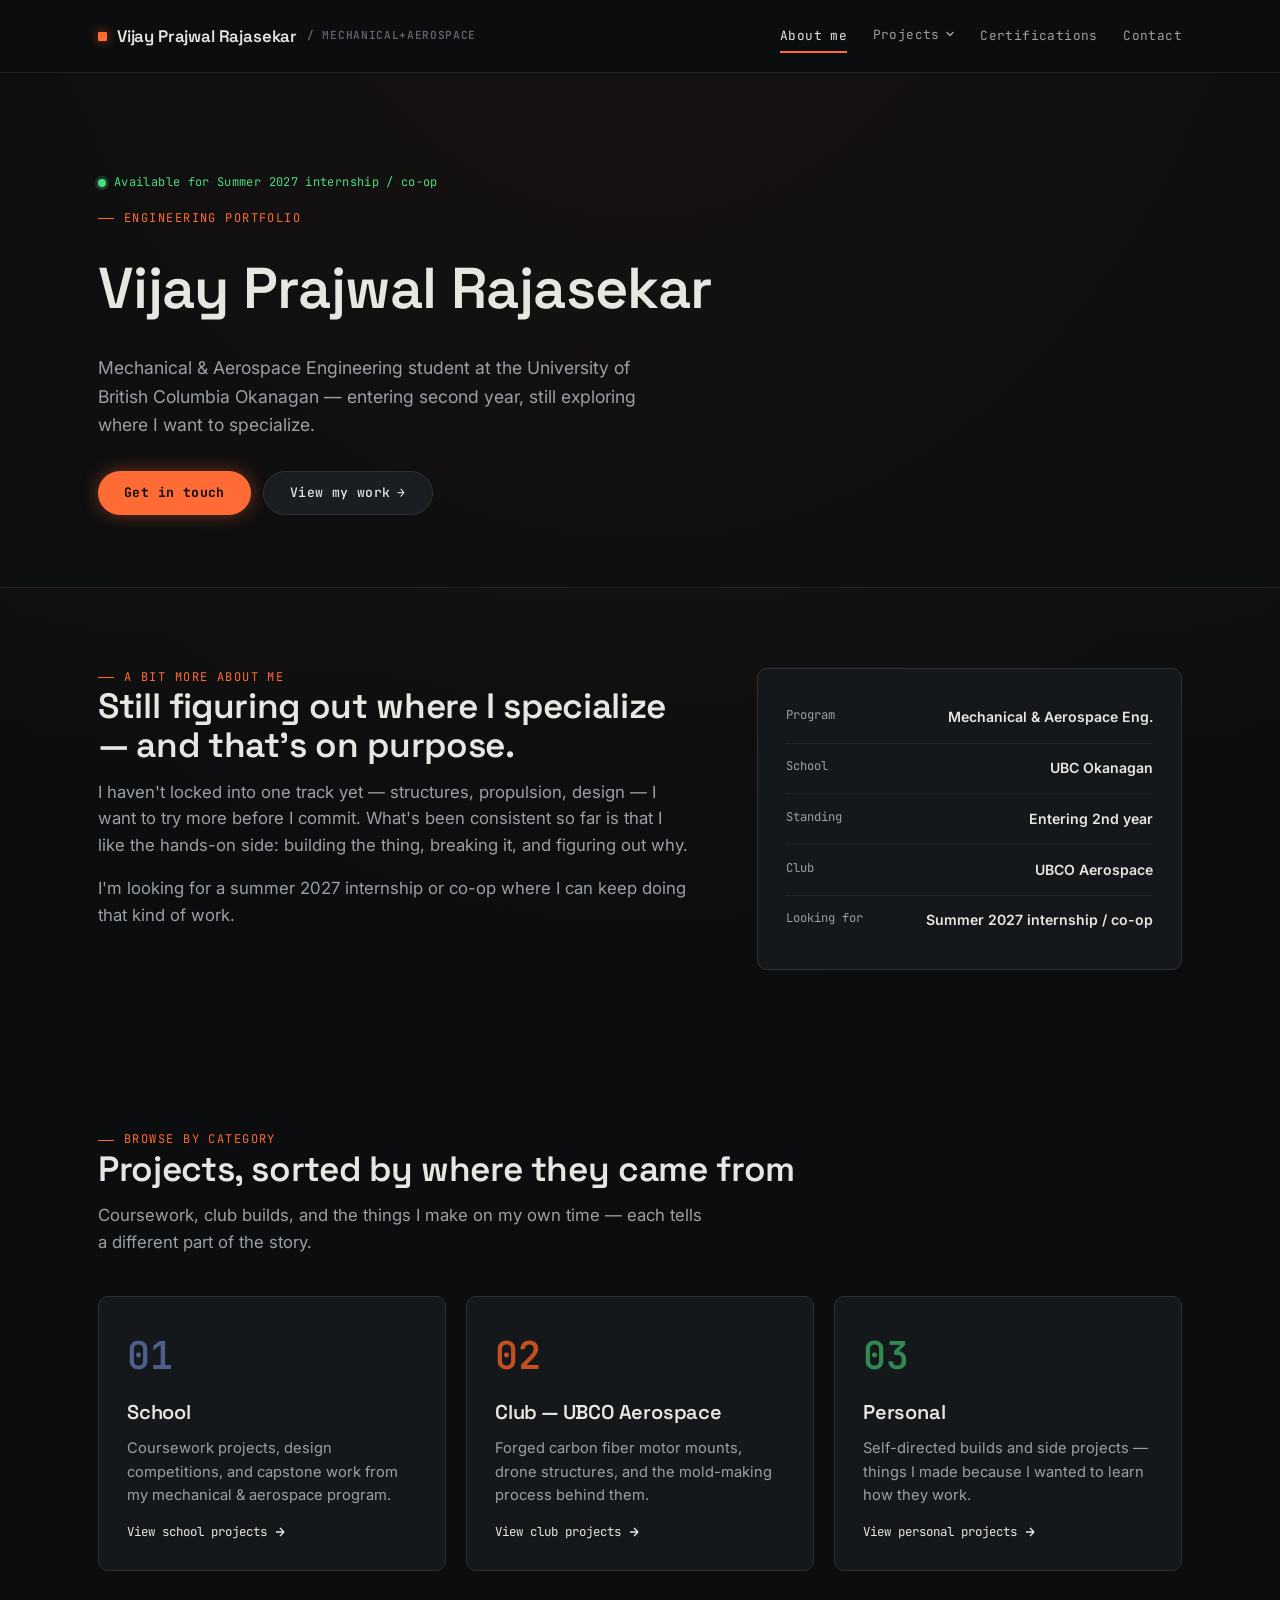
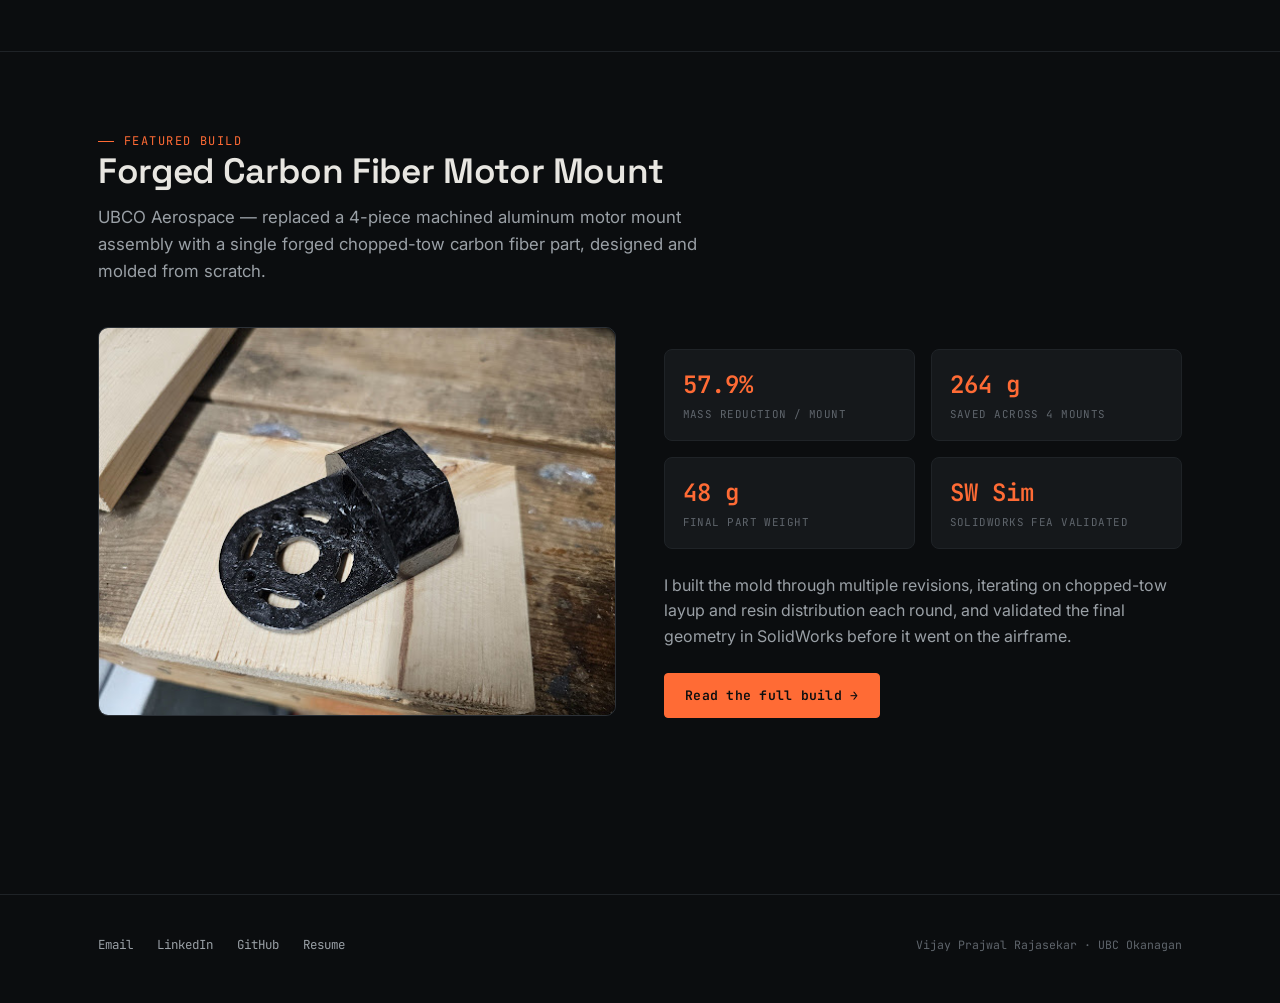
<file: index.html>
<!DOCTYPE html>
<html lang="en">
<head>
<meta charset="UTF-8">
<meta name="viewport" content="width=device-width, initial-scale=1.0">
<title>Vijay Prajwal Rajasekar — Engineering Portfolio</title>
<meta name="description" content="Aerospace & mechanical engineering portfolio of Vijay Prajwal Rajasekar — UBC Okanagan. Forged carbon fiber, CAD/simulation, and club projects.">
<link rel="stylesheet" href="assets/style.css">
<style>
  .hero {
    padding: clamp(3.5rem, 8vw, 6rem) 0 clamp(3rem, 6vw, 4.5rem);
    position: relative;
    overflow: hidden;
  }
  .hero h1 {
    font-size: clamp(2.3rem, 5.2vw, 3.6rem);
    margin: 0.5em 0 0.6em;
    max-width: 20ch;
  }
  .hero h1 span { color: var(--signal); }
  .hero p.lede {
    color: var(--text-dim);
    font-size: 1.1rem;
    max-width: 50ch;
    margin-bottom: 2rem;
  }
  .hero-cta { display: flex; gap: 0.75rem; flex-wrap: wrap; }

  /* ---- Availability badge ---- */
  .avail-badge {
    display: inline-flex;
    align-items: center;
    gap: 8px;
    font-family: var(--font-mono);
    font-size: 0.75rem;
    color: var(--telemetry);
    letter-spacing: 0.03em;
    margin-bottom: 1rem;
  }
  .avail-dot {
    width: 8px; height: 8px;
    border-radius: 50%;
    background: var(--telemetry);
    box-shadow: 0 0 0 3px rgba(74,222,128,0.2);
    animation: pulse-dot 2.2s ease-in-out infinite;
    flex-shrink: 0;
  }
  @keyframes pulse-dot {
    0%, 100% { box-shadow: 0 0 0 3px rgba(74,222,128,0.2); }
    50%       { box-shadow: 0 0 0 6px rgba(74,222,128,0.0); }
  }

  /* ---- Pill buttons ---- */
  .btn-slot {
    display: inline-flex;
    align-items: center;
    justify-content: center;
    gap: 7px;
    font-family: var(--font-mono);
    font-size: 0.82rem;
    letter-spacing: 0.03em;
    height: 44px;
    padding: 0 26px;
    border-radius: 999px;
    cursor: pointer;
    text-decoration: none;
    transition: transform 0.15s ease, background 0.15s ease, box-shadow 0.15s ease;
    white-space: nowrap;
  }
  .btn-slot:hover { transform: translateY(-2px); }
  .btn-slot-primary {
    background: var(--signal);
    color: #0b0d0f;
    font-weight: 700;
    border: none;
    box-shadow: 0 0 18px rgba(255,107,53,0.4);
  }
  .btn-slot-primary:hover {
    background: #ff7e4d;
    box-shadow: 0 0 24px rgba(255,107,53,0.55);
  }
  .btn-slot-secondary {
    background: #1a1e22;
    color: var(--text);
    border: 1px solid var(--border);
    font-weight: 500;
  }
  .btn-slot-secondary:hover {
    border-color: var(--text-dim);
    background: #21262b;
  }
  .btn-slot-secondary .arrow {
    display: inline-block;
    transition: transform 0.15s ease;
  }
  .btn-slot-secondary:hover .arrow { transform: translateX(3px); }

  /* ---- About section ---- */
  .about {
    border-top: 1px solid var(--border-soft);
    background: linear-gradient(180deg, rgba(255,107,53,0.02), transparent 40%);
  }
  .about-grid {
    display: grid;
    grid-template-columns: 1.4fr 1fr;
    gap: clamp(2rem, 5vw, 4rem);
    align-items: start;
  }
  @media (max-width: 880px) {
    .about-grid { grid-template-columns: 1fr; }
  }
  .about-facts {
    background: var(--surface);
    border: 1px solid var(--border);
    border-radius: 10px;
    padding: 1.5rem 1.75rem;
  }
  .fact-row {
    display: flex;
    justify-content: space-between;
    gap: 1rem;
    padding: 0.85rem 0;
    border-bottom: 1px solid var(--border-soft);
    font-size: 0.88rem;
  }
  .fact-row:last-child { border-bottom: none; }
  .fact-row span { color: var(--text-dim); font-family: var(--font-mono); font-size: 0.76rem; }
  .fact-row b { font-weight: 600; text-align: right; }

  /* ---- Category cards ---- */
  .cat-grid {
    display: grid;
    grid-template-columns: repeat(3, 1fr);
    gap: 1.25rem;
    margin-top: 2.5rem;
  }
  @media (max-width: 880px) {
    .cat-grid { grid-template-columns: 1fr; }
  }
  .cat-card {
    background: var(--surface);
    border: 1px solid var(--border);
    border-radius: 10px;
    padding: 1.75rem;
    display: flex;
    flex-direction: column;
    gap: 0.9rem;
    transition: border-color 0.18s ease, transform 0.18s ease;
  }
  .cat-card:hover {
    border-color: var(--border);
    transform: translateY(-3px);
  }
  .cat-card.school:hover { border-color: #3a4a6b; }
  .cat-card.club:hover { border-color: var(--signal-dim); }
  .cat-card.personal:hover { border-color: var(--telemetry-dim); }

  .cat-count {
    font-family: var(--font-mono);
    font-size: 2.4rem;
    font-weight: 600;
    color: var(--text-faint);
  }
  .cat-card.school .cat-count { color: #4d5f8a; }
  .cat-card.club .cat-count { color: var(--signal-dim); }
  .cat-card.personal .cat-count { color: var(--telemetry-dim); }

  .cat-card h3 { font-size: 1.25rem; }
  .cat-card p { color: var(--text-dim); font-size: 0.92rem; flex-grow: 1; }
  .cat-link {
    font-family: var(--font-mono);
    font-size: 0.78rem;
    color: var(--text);
    display: flex;
    align-items: center;
    gap: 6px;
  }
  .cat-link svg { transition: transform 0.15s ease; }
  .cat-card:hover .cat-link svg { transform: translateX(3px); }

  /* ---- Featured project preview ---- */
  .featured {
    border-top: 1px solid var(--border-soft);
  }
  .featured-grid {
    display: grid;
    grid-template-columns: 1fr 1fr;
    gap: clamp(1.5rem, 4vw, 3rem);
    align-items: center;
    margin-top: 2.5rem;
  }
  @media (max-width: 880px) {
    .featured-grid { grid-template-columns: 1fr; }
  }
  .featured-img {
    border-radius: 10px;
    overflow: hidden;
    border: 1px solid var(--border);
    aspect-ratio: 4/3;
    background: var(--surface);
  }
  .featured-img img { width: 100%; height: 100%; object-fit: cover; }
  .featured-stats {
    display: grid;
    grid-template-columns: 1fr 1fr;
    gap: 1rem;
    margin: 1.5rem 0;
  }
  .stat-box {
    background: var(--surface);
    border: 1px solid var(--border-soft);
    border-radius: 8px;
    padding: 1rem 1.1rem;
  }
  .stat-box .num {
    font-family: var(--font-mono);
    font-size: 1.5rem;
    font-weight: 600;
    color: var(--signal);
  }
  .stat-box .label {
    font-family: var(--font-mono);
    font-size: 0.68rem;
    color: var(--text-faint);
    letter-spacing: 0.04em;
    margin-top: 2px;
  }
</style>
</head>
<body>

<header class="site-header">
  <div class="wrap">
    <a href="index.html" class="brand">
      <span class="brand-mark"></span>
      <span class="brand-name">Vijay Prajwal Rajasekar</span>
      <span class="brand-sub">/ MECHANICAL+AEROSPACE</span>
    </a>
        <nav class="main-nav">
      <a href="index.html" class="active">About me</a>
      <div class="nav-dropdown">
        <button class="nav-dropdown-toggle ">
          Projects
          <svg width="10" height="10" viewBox="0 0 10 10" fill="none">
            <path d="M2 3.5L5 6.5L8 3.5" stroke="currentColor" stroke-width="1.4" stroke-linecap="round"/>
          </svg>
        </button>
        <div class="nav-dropdown-menu">
          <a href="school.html" ><span class="menu-dot"></span>School</a>
          <a href="club.html" ><span class="menu-dot"></span>Club</a>
          <a href="personal.html" ><span class="menu-dot"></span>Personal</a>
        </div>
      </div>
      <a href="certifications.html">Certifications</a>
      <a href="contact.html">Contact</a>
    </nav>
  </div>
</header>

<main>
  <section class="hero">
    <div class="wrap">
      <div class="avail-badge">
        <span class="avail-dot"></span>
        <span>Available for Summer 2027 internship / co-op</span>
      </div>
      <p class="eyebrow">Engineering Portfolio</p>
      <h1 class="hero-name">Vijay Prajwal Rajasekar</h1>
      <p class="lede">Mechanical &amp; Aerospace Engineering student at the University of British Columbia Okanagan — entering second year, still exploring where I want to specialize.</p>
      <div class="hero-cta">
        <a href="contact.html" class="btn-slot btn-slot-primary">Get in touch</a>
        <a href="club.html" class="btn-slot btn-slot-secondary">View my work <span class="arrow">→</span></a>
      </div>
    </div>
  </section>

  <section class="about">
    <div class="wrap about-grid">
      <div class="about-copy">
        <p class="eyebrow">A bit more about me</p>
        <h2 class="section-title">Still figuring out where I specialize — and that's on purpose.</h2>
        <p class="section-lede">I haven't locked into one track yet — structures, propulsion, design — I want to try more before I commit. What's been consistent so far is that I like the hands-on side: building the thing, breaking it, and figuring out why.</p>
        <p class="section-lede" style="margin-top:1rem;">I'm looking for a summer 2027 internship or co-op where I can keep doing that kind of work.</p>
      </div>
      <div class="about-facts">
        <div class="fact-row"><span>Program</span><b>Mechanical &amp; Aerospace Eng.</b></div>
        <div class="fact-row"><span>School</span><b>UBC Okanagan</b></div>
        <div class="fact-row"><span>Standing</span><b>Entering 2nd year</b></div>
        <div class="fact-row"><span>Club</span><b>UBCO Aerospace</b></div>
        <div class="fact-row"><span>Looking for</span><b>Summer 2027 internship / co-op</b></div>
      </div>
    </div>
  </section>

  <section>
    <div class="wrap">
      <p class="eyebrow">Browse by category</p>
      <h2 class="section-title">Projects, sorted by where they came from</h2>
      <p class="section-lede">Coursework, club builds, and the things I make on my own time — each tells a different part of the story.</p>

      <div class="cat-grid">
        <a href="school.html" class="cat-card school">
          <div class="cat-count">01</div>
          <h3>School</h3>
          <p>Coursework projects, design competitions, and capstone work from my mechanical &amp; aerospace program.</p>
          <span class="cat-link">View school projects <svg width="14" height="14" viewBox="0 0 14 14" fill="none"><path d="M3 7H11M11 7L7 3M11 7L7 11" stroke="currentColor" stroke-width="1.4"/></svg></span>
        </a>
        <a href="club.html" class="cat-card club">
          <div class="cat-count">02</div>
          <h3>Club — UBCO Aerospace</h3>
          <p>Forged carbon fiber motor mounts, drone structures, and the mold-making process behind them.</p>
          <span class="cat-link">View club projects <svg width="14" height="14" viewBox="0 0 14 14" fill="none"><path d="M3 7H11M11 7L7 3M11 7L7 11" stroke="currentColor" stroke-width="1.4"/></svg></span>
        </a>
        <a href="personal.html" class="cat-card personal">
          <div class="cat-count">03</div>
          <h3>Personal</h3>
          <p>Self-directed builds and side projects — things I made because I wanted to learn how they work.</p>
          <span class="cat-link">View personal projects <svg width="14" height="14" viewBox="0 0 14 14" fill="none"><path d="M3 7H11M11 7L7 3M11 7L7 11" stroke="currentColor" stroke-width="1.4"/></svg></span>
        </a>
      </div>
    </div>
  </section>

  <section class="featured">
    <div class="wrap">
      <p class="eyebrow">Featured build</p>
      <h2 class="section-title">Forged Carbon Fiber Motor Mount</h2>
      <p class="section-lede">UBCO Aerospace — replaced a 4-piece machined aluminum motor mount assembly with a single forged chopped-tow carbon fiber part, designed and molded from scratch.</p>

      <div class="featured-grid">
        <div class="featured-img">
          <img src="images/carbon-mount-raw.png" alt="Finished forged carbon fiber motor mount, demolded and trimmed, sitting on a wood workbench">
        </div>
        <div>
          <div class="featured-stats">
            <div class="stat-box">
              <div class="num">57.9%</div>
              <div class="label">MASS REDUCTION / MOUNT</div>
            </div>
            <div class="stat-box">
              <div class="num">264 g</div>
              <div class="label">SAVED ACROSS 4 MOUNTS</div>
            </div>
            <div class="stat-box">
              <div class="num">48 g</div>
              <div class="label">FINAL PART WEIGHT</div>
            </div>
            <div class="stat-box">
              <div class="num">SW Sim</div>
              <div class="label">SOLIDWORKS FEA VALIDATED</div>
            </div>
          </div>
          <p class="dim" style="margin-bottom:1.5rem;">I built the mold through multiple revisions, iterating on chopped-tow layup and resin distribution each round, and validated the final geometry in SolidWorks before it went on the airframe.</p>
          <a href="carbon-mount.html" class="btn btn-solid">Read the full build →</a>
        </div>
      </div>
    </div>
  </section>
</main>

<footer class="site-footer">
  <div class="wrap">
    <div class="footer-links">
      <a href="mailto:vj0501@student.ubc.ca">Email</a>
      <a href="https://www.linkedin.com/in/vijayprajwalrajasekar/" target="_blank" rel="noopener">LinkedIn</a>
      <a href="https://github.com/VijayPrajwal/Projects-" target="_blank" rel="noopener">GitHub</a>
      <a href="contact.html">Resume</a>
    </div>
    <div class="footer-meta">Vijay Prajwal Rajasekar · UBC Okanagan</div>
  </div>
</footer>

<script>
(function() {
  var toggle = document.querySelector('.nav-dropdown-toggle');
  var menu   = document.querySelector('.nav-dropdown-menu');
  if (!toggle || !menu) return;
  var closeTimer = null;

  function openMenu() {
    clearTimeout(closeTimer);
    toggle.classList.add('open');
    menu.classList.add('open');
  }
  function scheduleClose() {
    closeTimer = setTimeout(function() {
      toggle.classList.remove('open');
      menu.classList.remove('open');
    }, 150);
  }

  toggle.addEventListener('mouseenter', openMenu);
  toggle.addEventListener('mouseleave', scheduleClose);
  menu.addEventListener('mouseenter', openMenu);
  menu.addEventListener('mouseleave', scheduleClose);

  // Also toggle on click (for touch/keyboard users)
  toggle.addEventListener('click', function() {
    var isOpen = menu.classList.contains('open');
    if (isOpen) {
      toggle.classList.remove('open');
      menu.classList.remove('open');
    } else {
      openMenu();
    }
  });

  // Close when clicking outside
  document.addEventListener('click', function(e) {
    if (!toggle.contains(e.target) && !menu.contains(e.target)) {
      toggle.classList.remove('open');
      menu.classList.remove('open');
    }
  });
})();
</script>
</body>
</html>
</file>
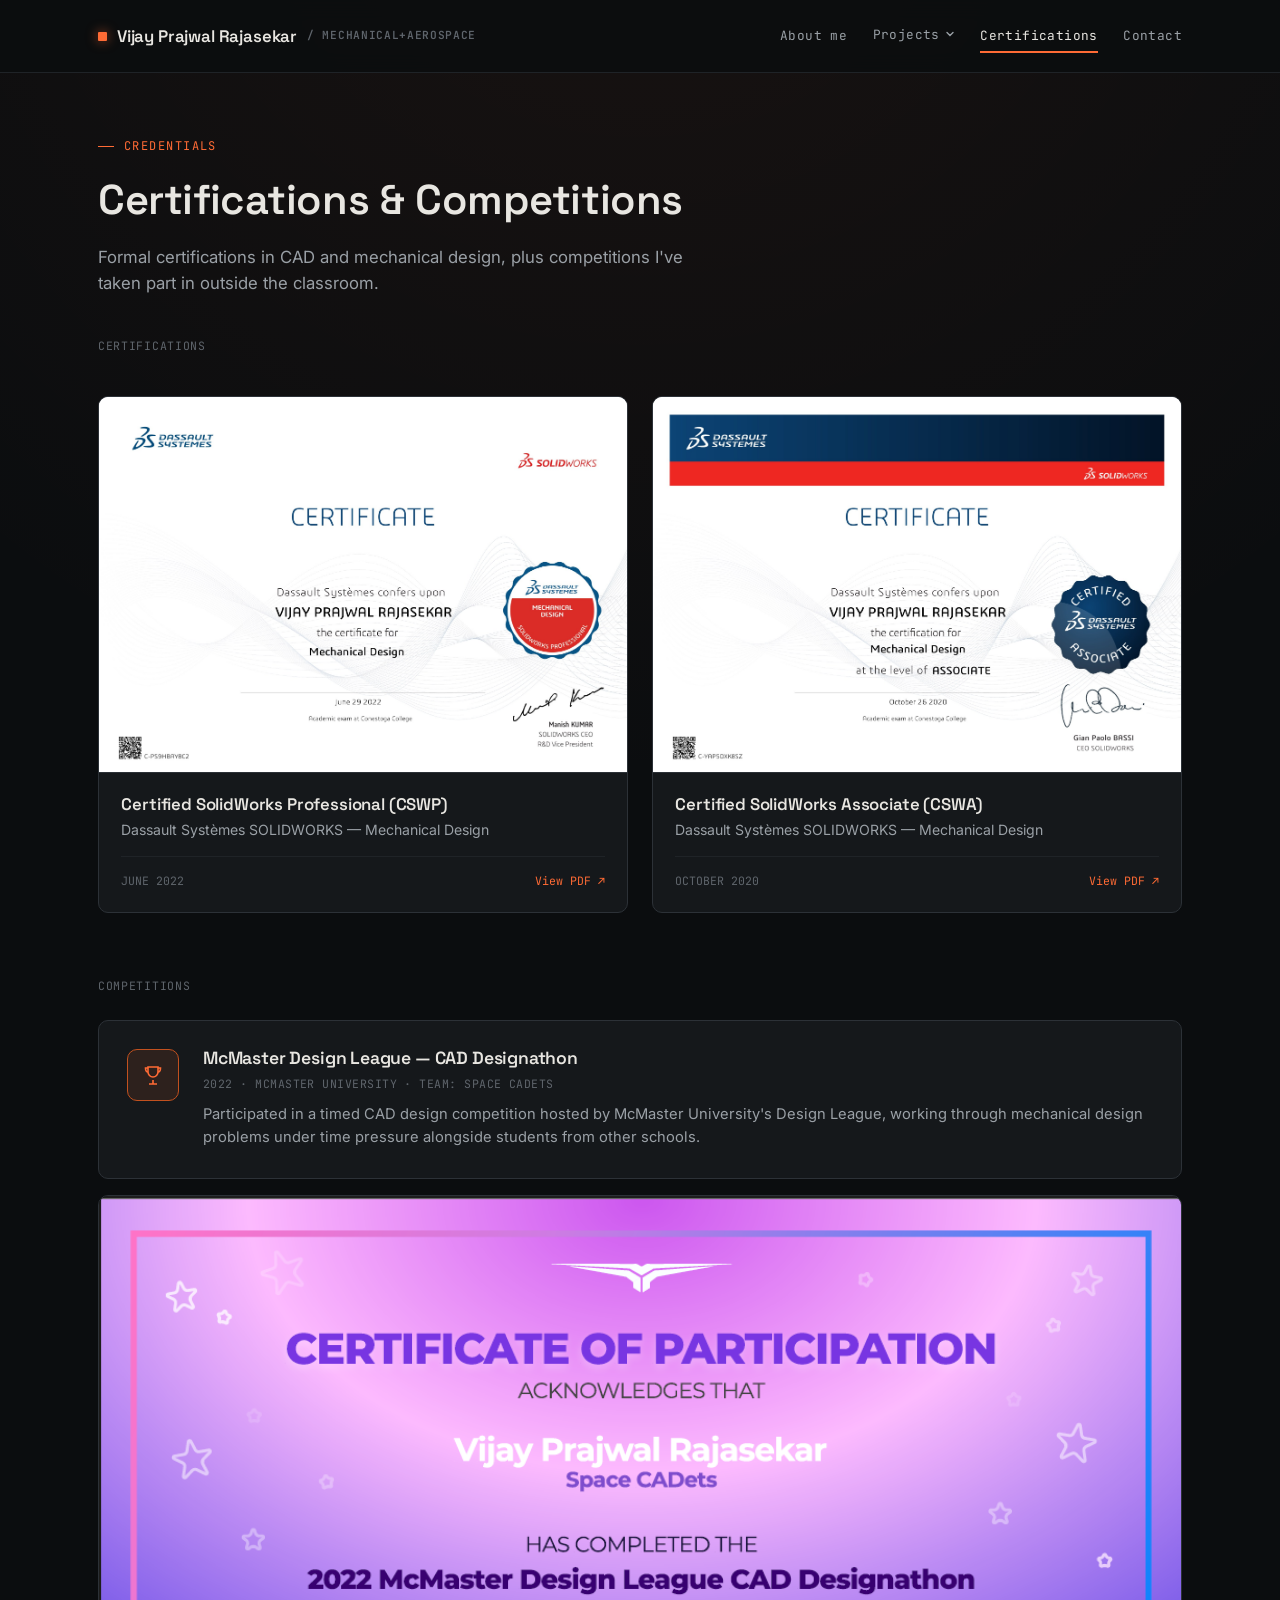
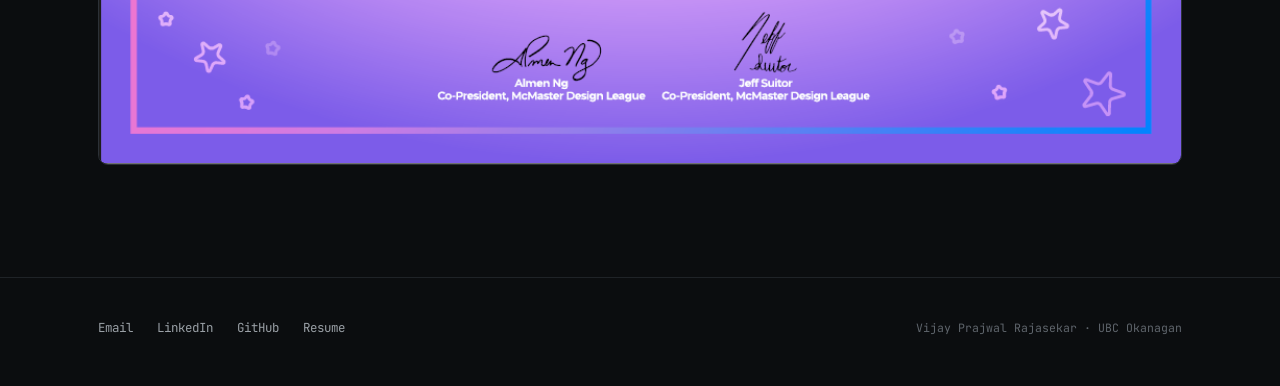
<file: certifications.html>
<!DOCTYPE html>
<html lang="en">
<head>
<meta charset="UTF-8">
<meta name="viewport" content="width=device-width, initial-scale=1.0">
<title>Certifications & Competitions — Vijay Prajwal Rajasekar</title>
<link rel="stylesheet" href="assets/style.css">
<style>
  .page-head { padding: clamp(2.5rem, 6vw, 4rem) 0 1rem; }
  .page-head h1 { font-size: clamp(1.9rem, 4vw, 2.6rem); margin: 0.5em 0 0.5em; }

  .cert-grid {
    display: grid;
    grid-template-columns: repeat(2, 1fr);
    gap: 1.5rem;
    margin-top: 2.5rem;
  }
  @media (max-width: 760px) {
    .cert-grid { grid-template-columns: 1fr; }
  }

  .cert-card {
    background: var(--surface);
    border: 1px solid var(--border);
    border-radius: 10px;
    overflow: hidden;
    display: flex;
    flex-direction: column;
    transition: border-color 0.18s ease, transform 0.18s ease;
  }
  .cert-card:hover {
    border-color: var(--signal-dim);
    transform: translateY(-3px);
  }
  .cert-thumb {
    aspect-ratio: 4/2.85;
    background: #fff;
    border-bottom: 1px solid var(--border);
    overflow: hidden;
  }
  .cert-thumb img {
    width: 100%;
    height: 100%;
    object-fit: cover;
    object-position: top;
  }
  .cert-info { padding: 1.4rem; }
  .cert-info h3 { font-size: 1.05rem; margin-bottom: 0.35rem; }
  .cert-info .issuer { color: var(--text-dim); font-size: 0.88rem; margin-bottom: 0.9rem; }
  .cert-meta-row {
    display: flex;
    justify-content: space-between;
    align-items: center;
    font-family: var(--font-mono);
    font-size: 0.72rem;
    color: var(--text-faint);
    padding-top: 0.9rem;
    border-top: 1px solid var(--border-soft);
  }
  .cert-meta-row a {
    color: var(--signal);
    display: inline-flex;
    align-items: center;
    gap: 4px;
  }
  .cert-meta-row a:hover { text-decoration: underline; }

  /* ---- Competitions ---- */
  .comp-card {
    background: var(--surface);
    border: 1px solid var(--border);
    border-radius: 10px;
    padding: 1.75rem;
    display: flex;
    gap: 1.5rem;
    align-items: flex-start;
    margin-top: 1.5rem;
  }
  @media (max-width: 600px) {
    .comp-card { flex-direction: column; }
  }
  .comp-icon {
    width: 52px; height: 52px;
    border-radius: 10px;
    background: rgba(255,107,53,0.1);
    border: 1px solid var(--signal-dim);
    display: flex; align-items: center; justify-content: center;
    color: var(--signal);
    flex-shrink: 0;
  }
  .comp-card h3 { font-size: 1.1rem; margin-bottom: 0.4rem; }
  .comp-card .comp-date {
    font-family: var(--font-mono);
    font-size: 0.72rem;
    color: var(--text-faint);
    letter-spacing: 0.04em;
    margin-bottom: 0.6rem;
  }
  .comp-card p { color: var(--text-dim); font-size: 0.92rem; }

  .section-gap { margin-top: 4rem; }

  .comp-cert {
    margin-top: 1rem;
    border-radius: 10px;
    overflow: hidden;
    border: 1px solid var(--border);
    background: var(--surface);
  }
  .comp-cert img {
    width: 100%;
    height: auto;
    display: block;
  }

  .gallery-section-label {
    font-family: var(--font-mono);
    font-size: 0.72rem;
    letter-spacing: 0.06em;
    color: var(--text-faint);
    text-transform: uppercase;
    margin: 0 0 0.75rem;
  }
</style>
</head>
<body>

<header class="site-header">
  <div class="wrap">
    <a href="index.html" class="brand">
      <span class="brand-mark"></span>
      <span class="brand-name">Vijay Prajwal Rajasekar</span>
      <span class="brand-sub">/ MECHANICAL+AEROSPACE</span>
    </a>
        <nav class="main-nav">
      <a href="index.html">About me</a>
      <div class="nav-dropdown">
        <button class="nav-dropdown-toggle ">
          Projects
          <svg width="10" height="10" viewBox="0 0 10 10" fill="none">
            <path d="M2 3.5L5 6.5L8 3.5" stroke="currentColor" stroke-width="1.4" stroke-linecap="round"/>
          </svg>
        </button>
        <div class="nav-dropdown-menu">
          <a href="school.html" ><span class="menu-dot"></span>School</a>
          <a href="club.html" ><span class="menu-dot"></span>Club</a>
          <a href="personal.html" ><span class="menu-dot"></span>Personal</a>
        </div>
      </div>
      <a href="certifications.html" class="active">Certifications</a>
      <a href="contact.html">Contact</a>
    </nav>
  </div>
</header>

<main>
  <section class="page-head">
    <div class="wrap">
      <p class="eyebrow">Credentials</p>
      <h1>Certifications &amp; Competitions</h1>
      <p class="section-lede">Formal certifications in CAD and mechanical design, plus competitions I've taken part in outside the classroom.</p>

      <p class="gallery-section-label" style="margin-top:2.5rem;">Certifications</p>
      <div class="cert-grid">
        <div class="cert-card">
          <div class="cert-thumb">
            <img src="images/certs/cswp-certificate.jpg" alt="Certified SolidWorks Professional (CSWP) certificate awarded to Vijay Prajwal Rajasekar, Mechanical Design, June 29 2022">
          </div>
          <div class="cert-info">
            <h3>Certified SolidWorks Professional (CSWP)</h3>
            <div class="issuer">Dassault Systèmes SOLIDWORKS — Mechanical Design</div>
            <div class="cert-meta-row">
              <span>JUNE 2022</span>
              <a href="images/certs/CSWP-Certificate.pdf" target="_blank" rel="noopener">View PDF ↗</a>
            </div>
          </div>
        </div>

        <div class="cert-card">
          <div class="cert-thumb">
            <img src="images/certs/cswa-certificate.jpg" alt="Certified SolidWorks Associate (CSWA) certificate awarded to Vijay Prajwal Rajasekar, Mechanical Design, October 26 2020">
          </div>
          <div class="cert-info">
            <h3>Certified SolidWorks Associate (CSWA)</h3>
            <div class="issuer">Dassault Systèmes SOLIDWORKS — Mechanical Design</div>
            <div class="cert-meta-row">
              <span>OCTOBER 2020</span>
              <a href="images/certs/CSWA-Certificate.pdf" target="_blank" rel="noopener">View PDF ↗</a>
            </div>
          </div>
        </div>
      </div>

      <div class="section-gap">
        <p class="gallery-section-label">Competitions</p>
        <div class="comp-card">
          <div class="comp-icon">
            <svg width="24" height="24" viewBox="0 0 24 24" fill="none"><path d="M8 21H16M12 17V21M7 4H17V9C17 11.7614 14.7614 14 12 14C9.23858 14 7 11.7614 7 9V4Z" stroke="currentColor" stroke-width="1.6"/><path d="M17 5H19.5C19.5 7 19 9 17 9M7 5H4.5C4.5 7 5 9 7 9" stroke="currentColor" stroke-width="1.6"/></svg>
          </div>
          <div>
            <h3>McMaster Design League — CAD Designathon</h3>
            <div class="comp-date">2022 · MCMASTER UNIVERSITY · TEAM: SPACE CADETS</div>
            <p>Participated in a timed CAD design competition hosted by McMaster University's Design League, working through mechanical design problems under time pressure alongside students from other schools.</p>
          </div>
        </div>
        <div class="comp-cert">
          <img src="images/certs/mcmaster-designathon-certificate.png" alt="Certificate of Participation for Vijay Prajwal Rajasekar in the 2022 McMaster Design League CAD Designathon, team Space CADets">
        </div>
      </div>
    </div>
  </section>
</main>

<footer class="site-footer">
  <div class="wrap">
    <div class="footer-links">
      <a href="mailto:vj0501@student.ubc.ca">Email</a>
      <a href="https://www.linkedin.com/in/vijayprajwalrajasekar/" target="_blank" rel="noopener">LinkedIn</a>
      <a href="https://github.com/VijayPrajwal/Projects-" target="_blank" rel="noopener">GitHub</a>
      <a href="contact.html">Resume</a>
    </div>
    <div class="footer-meta">Vijay Prajwal Rajasekar · UBC Okanagan</div>
  </div>
</footer>

<script>
(function() {
  var toggle = document.querySelector('.nav-dropdown-toggle');
  var menu   = document.querySelector('.nav-dropdown-menu');
  if (!toggle || !menu) return;
  var closeTimer = null;

  function openMenu() {
    clearTimeout(closeTimer);
    toggle.classList.add('open');
    menu.classList.add('open');
  }
  function scheduleClose() {
    closeTimer = setTimeout(function() {
      toggle.classList.remove('open');
      menu.classList.remove('open');
    }, 150);
  }

  toggle.addEventListener('mouseenter', openMenu);
  toggle.addEventListener('mouseleave', scheduleClose);
  menu.addEventListener('mouseenter', openMenu);
  menu.addEventListener('mouseleave', scheduleClose);

  // Also toggle on click (for touch/keyboard users)
  toggle.addEventListener('click', function() {
    var isOpen = menu.classList.contains('open');
    if (isOpen) {
      toggle.classList.remove('open');
      menu.classList.remove('open');
    } else {
      openMenu();
    }
  });

  // Close when clicking outside
  document.addEventListener('click', function(e) {
    if (!toggle.contains(e.target) && !menu.contains(e.target)) {
      toggle.classList.remove('open');
      menu.classList.remove('open');
    }
  });
})();
</script>
</body>
</html>
</file>
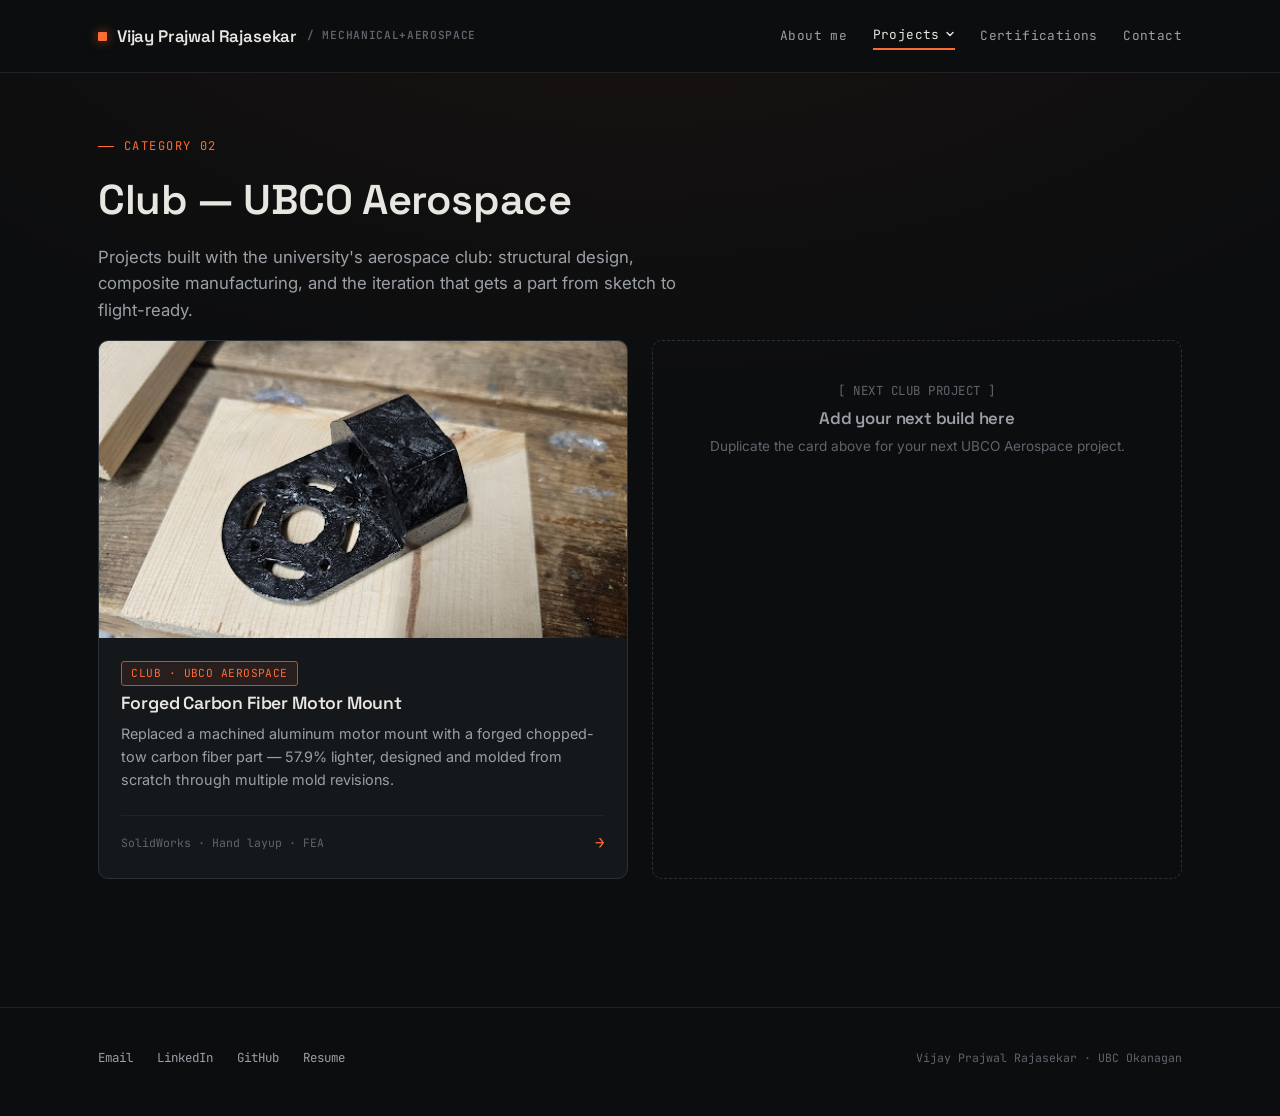
<file: club.html>
<!DOCTYPE html>
<html lang="en">
<head>
<meta charset="UTF-8">
<meta name="viewport" content="width=device-width, initial-scale=1.0">
<title>Club Projects — Vijay Prajwal Rajasekar</title>
<link rel="stylesheet" href="assets/style.css">
<style>
  .page-head { padding: clamp(2.5rem, 6vw, 4rem) 0 2rem; }
  .page-head h1 { font-size: clamp(1.9rem, 4vw, 2.6rem); margin: 0.5em 0 0.5em; }

  .proj-grid {
    display: grid;
    grid-template-columns: repeat(2, 1fr);
    gap: 1.5rem;
    margin-top: 1rem;
  }
  @media (max-width: 760px) { .proj-grid { grid-template-columns: 1fr; } }

  .proj-card {
    background: var(--surface);
    border: 1px solid var(--border);
    border-radius: 10px;
    overflow: hidden;
    display: flex;
    flex-direction: column;
    text-decoration: none;
    transition: border-color 0.18s ease, transform 0.18s ease;
  }
  .proj-card:hover { border-color: var(--signal-dim); transform: translateY(-3px); }

  .proj-thumb {
    aspect-ratio: 16/9;
    overflow: hidden;
    background: var(--surface-raised);
  }
  .proj-thumb img { width: 100%; height: 100%; object-fit: cover; transition: transform 0.4s ease; }
  .proj-card:hover .proj-thumb img { transform: scale(1.04); }

  .proj-info { padding: 1.4rem; flex-grow: 1; display: flex; flex-direction: column; gap: 0.5rem; }
  .proj-info h3 { font-size: 1.1rem; }
  .proj-info p { color: var(--text-dim); font-size: 0.9rem; flex-grow: 1; }

  .proj-footer {
    display: flex;
    justify-content: space-between;
    align-items: center;
    margin-top: 1rem;
    padding-top: 0.9rem;
    border-top: 1px solid var(--border-soft);
    font-family: var(--font-mono);
    font-size: 0.72rem;
    color: var(--text-faint);
  }
  .proj-arrow { color: var(--signal); font-size: 1rem; transition: transform 0.15s ease; }
  .proj-card:hover .proj-arrow { transform: translateX(4px); }

  .placeholder-card {
    border: 1px dashed var(--border);
    border-radius: 10px;
    padding: 2.5rem;
    text-align: center;
    color: var(--text-faint);
  }
  .placeholder-card .mono { font-size: 0.78rem; letter-spacing: 0.04em; }
  .placeholder-card h3 { color: var(--text-dim); margin: 0.5rem 0; font-size: 1.05rem; }
</style>
</head>
<body>

<header class="site-header">
  <div class="wrap">
    <a href="index.html" class="brand">
      <span class="brand-mark"></span>
      <span class="brand-name">Vijay Prajwal Rajasekar</span>
      <span class="brand-sub">/ MECHANICAL+AEROSPACE</span>
    </a>
        <nav class="main-nav">
      <a href="index.html">About me</a>
      <div class="nav-dropdown">
        <button class="nav-dropdown-toggle active">
          Projects
          <svg width="10" height="10" viewBox="0 0 10 10" fill="none">
            <path d="M2 3.5L5 6.5L8 3.5" stroke="currentColor" stroke-width="1.4" stroke-linecap="round"/>
          </svg>
        </button>
        <div class="nav-dropdown-menu">
          <a href="school.html" ><span class="menu-dot"></span>School</a>
          <a href="club.html" class="active"><span class="menu-dot"></span>Club</a>
          <a href="personal.html" ><span class="menu-dot"></span>Personal</a>
        </div>
      </div>
      <a href="certifications.html">Certifications</a>
      <a href="contact.html">Contact</a>
    </nav>
  </div>
</header>

<main>
  <section class="page-head">
    <div class="wrap">
      <p class="eyebrow">Category 02</p>
      <h1>Club — UBCO Aerospace</h1>
      <p class="section-lede">Projects built with the university's aerospace club: structural design, composite manufacturing, and the iteration that gets a part from sketch to flight-ready.</p>

      <div class="proj-grid">
        <a href="carbon-mount.html" class="proj-card">
          <div class="proj-thumb">
            <img src="images/carbon-mount-raw.png" alt="Forged carbon fiber motor mount sitting on a wooden workbench">
          </div>
          <div class="proj-info">
            <span class="tag tag-club" style="align-self:flex-start;">CLUB · UBCO AEROSPACE</span>
            <h3>Forged Carbon Fiber Motor Mount</h3>
            <p>Replaced a machined aluminum motor mount with a forged chopped-tow carbon fiber part — 57.9% lighter, designed and molded from scratch through multiple mold revisions.</p>
            <div class="proj-footer">
              <span>SolidWorks · Hand layup · FEA</span>
              <span class="proj-arrow">→</span>
            </div>
          </div>
        </a>

        <div class="placeholder-card">
          <div class="mono">[ NEXT CLUB PROJECT ]</div>
          <h3>Add your next build here</h3>
          <p style="font-size:0.85rem; margin-top:0.4rem;">Duplicate the card above for your next UBCO Aerospace project.</p>
        </div>
      </div>
    </div>
  </section>
</main>

<footer class="site-footer">
  <div class="wrap">
    <div class="footer-links">
      <a href="mailto:vj0501@student.ubc.ca">Email</a>
      <a href="https://www.linkedin.com/in/vijayprajwalrajasekar/" target="_blank" rel="noopener">LinkedIn</a>
      <a href="https://github.com/VijayPrajwal/Projects-" target="_blank" rel="noopener">GitHub</a>
      <a href="contact.html">Resume</a>
    </div>
    <div class="footer-meta">Vijay Prajwal Rajasekar · UBC Okanagan</div>
  </div>
</footer>

<script>
(function() {
  var toggle = document.querySelector('.nav-dropdown-toggle');
  var menu   = document.querySelector('.nav-dropdown-menu');
  if (!toggle || !menu) return;
  var closeTimer = null;

  function openMenu() {
    clearTimeout(closeTimer);
    toggle.classList.add('open');
    menu.classList.add('open');
  }
  function scheduleClose() {
    closeTimer = setTimeout(function() {
      toggle.classList.remove('open');
      menu.classList.remove('open');
    }, 150);
  }

  toggle.addEventListener('mouseenter', openMenu);
  toggle.addEventListener('mouseleave', scheduleClose);
  menu.addEventListener('mouseenter', openMenu);
  menu.addEventListener('mouseleave', scheduleClose);

  // Also toggle on click (for touch/keyboard users)
  toggle.addEventListener('click', function() {
    var isOpen = menu.classList.contains('open');
    if (isOpen) {
      toggle.classList.remove('open');
      menu.classList.remove('open');
    } else {
      openMenu();
    }
  });

  // Close when clicking outside
  document.addEventListener('click', function(e) {
    if (!toggle.contains(e.target) && !menu.contains(e.target)) {
      toggle.classList.remove('open');
      menu.classList.remove('open');
    }
  });
})();
</script>
</body>
</html>
</file>
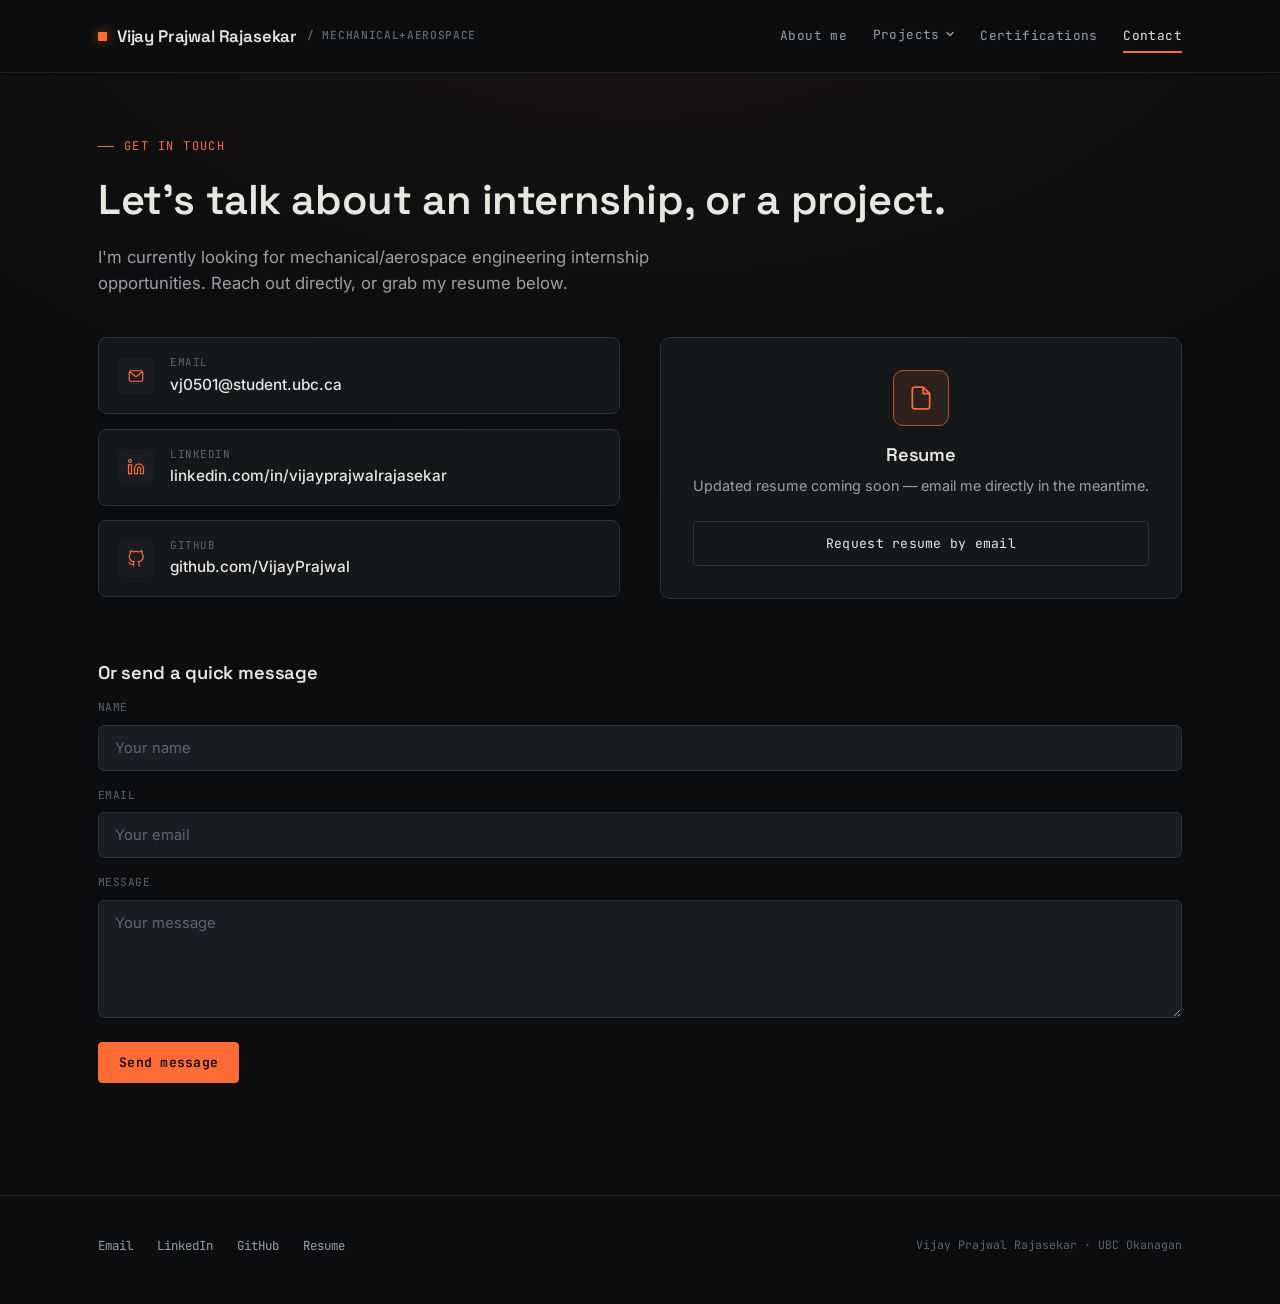
<file: contact.html>
<!DOCTYPE html>
<html lang="en">
<head>
<meta charset="UTF-8">
<meta name="viewport" content="width=device-width, initial-scale=1.0">
<title>Contact — Vijay Prajwal Rajasekar</title>
<link rel="stylesheet" href="assets/style.css">
<style>
  .page-head { padding: clamp(2.5rem, 6vw, 4rem) 0 1rem; }
  .page-head h1 { font-size: clamp(1.9rem, 4vw, 2.6rem); margin: 0.5em 0 0.5em; }

  .contact-grid {
    display: grid;
    grid-template-columns: 1fr 1fr;
    gap: 2.5rem;
    margin-top: 2.5rem;
    align-items: start;
  }
  @media (max-width: 760px) {
    .contact-grid { grid-template-columns: 1fr; }
  }

  .contact-list {
    list-style: none;
    display: flex;
    flex-direction: column;
    gap: 0.9rem;
  }
  .contact-list li {
    display: flex;
    align-items: center;
    gap: 1rem;
    padding: 1rem 1.2rem;
    background: var(--surface);
    border: 1px solid var(--border);
    border-radius: 8px;
    transition: border-color 0.15s ease;
  }
  .contact-list li:hover { border-color: var(--signal); }
  .contact-list .ico {
    width: 36px; height: 36px;
    border-radius: 6px;
    background: var(--surface-raised);
    display: flex; align-items: center; justify-content: center;
    flex-shrink: 0;
    color: var(--signal);
  }
  .contact-list .lbl { font-family: var(--font-mono); font-size: 0.68rem; color: var(--text-faint); letter-spacing: 0.05em; }
  .contact-list .val { font-weight: 500; font-size: 0.96rem; }

  .resume-card {
    background: var(--surface);
    border: 1px solid var(--border);
    border-radius: 10px;
    padding: 2rem;
    text-align: center;
  }
  .resume-card .icon-wrap {
    width: 56px; height: 56px;
    border-radius: 10px;
    background: rgba(255,107,53,0.1);
    border: 1px solid var(--signal-dim);
    display: flex; align-items: center; justify-content: center;
    margin: 0 auto 1.2rem;
    color: var(--signal);
  }
  .resume-card h3 { font-size: 1.15rem; margin-bottom: 0.5rem; }
  .resume-card p { color: var(--text-dim); font-size: 0.9rem; margin-bottom: 1.5rem; }

  form.msg-form {
    display: flex;
    flex-direction: column;
    gap: 1rem;
    margin-top: 1.5rem;
  }
  form.msg-form input, form.msg-form textarea {
    background: var(--surface-raised);
    border: 1px solid var(--border);
    border-radius: 6px;
    padding: 0.8rem 1rem;
    color: var(--text);
    font-family: var(--font-body);
    font-size: 0.92rem;
    width: 100%;
  }
  form.msg-form input:focus, form.msg-form textarea:focus {
    outline: none;
    border-color: var(--signal);
  }
  form.msg-form input::placeholder, form.msg-form textarea::placeholder {
    color: var(--text-faint);
  }
  form.msg-form label {
    font-family: var(--font-mono);
    font-size: 0.7rem;
    color: var(--text-faint);
    letter-spacing: 0.04em;
    margin-bottom: -0.5rem;
  }
</style>
</head>
<body>

<header class="site-header">
  <div class="wrap">
    <a href="index.html" class="brand">
      <span class="brand-mark"></span>
      <span class="brand-name">Vijay Prajwal Rajasekar</span>
      <span class="brand-sub">/ MECHANICAL+AEROSPACE</span>
    </a>
        <nav class="main-nav">
      <a href="index.html">About me</a>
      <div class="nav-dropdown">
        <button class="nav-dropdown-toggle ">
          Projects
          <svg width="10" height="10" viewBox="0 0 10 10" fill="none">
            <path d="M2 3.5L5 6.5L8 3.5" stroke="currentColor" stroke-width="1.4" stroke-linecap="round"/>
          </svg>
        </button>
        <div class="nav-dropdown-menu">
          <a href="school.html" ><span class="menu-dot"></span>School</a>
          <a href="club.html" ><span class="menu-dot"></span>Club</a>
          <a href="personal.html" ><span class="menu-dot"></span>Personal</a>
        </div>
      </div>
      <a href="certifications.html">Certifications</a>
      <a href="contact.html" class="active">Contact</a>
    </nav>
  </div>
</header>

<main>
  <section class="page-head">
    <div class="wrap">
      <p class="eyebrow">Get in touch</p>
      <h1>Let's talk about an internship, or a project.</h1>
      <p class="section-lede">I'm currently looking for mechanical/aerospace engineering internship opportunities. Reach out directly, or grab my resume below.</p>

      <div class="contact-grid">
        <div>
          <ul class="contact-list">
            <li>
              <span class="ico">
                <svg width="18" height="18" viewBox="0 0 24 24" fill="none"><path d="M3 6L12 13L21 6M5 5H19C20.1 5 21 5.9 21 7V17C21 18.1 20.1 19 19 19H5C3.9 19 3 18.1 3 17V7C3 5.9 3.9 5 5 5Z" stroke="currentColor" stroke-width="1.6"/></svg>
              </span>
              <div>
                <div class="lbl">EMAIL</div>
                <a href="mailto:vj0501@student.ubc.ca" class="val">vj0501@student.ubc.ca</a>
              </div>
            </li>
            <li>
              <span class="ico">
                <svg width="18" height="18" viewBox="0 0 24 24" fill="none"><path d="M16 8C17.5913 8 19.1174 8.63214 20.2426 9.75736C21.3679 10.8826 22 12.4087 22 14V21H18V14C18 13.4696 17.7893 12.9609 17.4142 12.5858C17.0391 12.2107 16.5304 12 16 12C15.4696 12 14.9609 12.2107 14.5858 12.5858C14.2107 12.9609 14 13.4696 14 14V21H10V14C10 12.4087 10.6321 10.8826 11.7574 9.75736C12.8826 8.63214 14.4087 8 16 8Z" stroke="currentColor" stroke-width="1.6"/><rect x="2" y="9" width="4" height="12" stroke="currentColor" stroke-width="1.6"/><circle cx="4" cy="4" r="2" stroke="currentColor" stroke-width="1.6"/></svg>
              </span>
              <div>
                <div class="lbl">LINKEDIN</div>
                <a href="https://www.linkedin.com/in/vijayprajwalrajasekar/" target="_blank" rel="noopener" class="val">linkedin.com/in/vijayprajwalrajasekar</a>
              </div>
            </li>
            <li>
              <span class="ico">
                <svg width="18" height="18" viewBox="0 0 24 24" fill="none"><path d="M9 19C4 20.5 4 16.5 2 16M16 22V18.13C16.0375 17.6532 15.9731 17.1738 15.811 16.7238C15.6489 16.2738 15.3929 15.8634 15.06 15.52C18.2 15.17 21.5 13.98 21.5 8.52C21.4997 7.12422 20.9627 5.7812 20 4.77C20.4559 3.54851 20.4236 2.19729 19.91 1C19.91 1 18.73 0.65 16.36 2.48C13.7128 1.74998 10.9112 1.74998 8.26405 2.48C5.89405 0.65 4.71405 1 4.71405 1C4.20051 2.19729 4.16819 3.54851 4.62405 4.77C3.66104 5.78996 3.12397 7.13834 3.12405 8.54C3.12405 13.97 6.42405 15.16 9.56405 15.55C9.23416 15.8909 8.97824 16.2952 8.81597 16.7396C8.65371 17.1841 8.5887 17.6573 8.62405 18.13V22" stroke="currentColor" stroke-width="1.6"/></svg>
              </span>
              <div>
                <div class="lbl">GITHUB</div>
                <a href="https://github.com/VijayPrajwal/Projects-" target="_blank" rel="noopener" class="val">github.com/VijayPrajwal</a>
              </div>
            </li>
          </ul>
        </div>

        <div class="resume-card">
          <div class="icon-wrap">
            <svg width="26" height="26" viewBox="0 0 24 24" fill="none"><path d="M14 2H6C5.46957 2 4.96086 2.21071 4.58579 2.58579C4.21071 2.96086 4 3.46957 4 4V20C4 20.5304 4.21071 21.0391 4.58579 21.4142C4.96086 21.7893 5.46957 22 6 22H18C18.5304 22 19.0391 21.7893 19.4142 21.4142C19.7893 21.0391 20 20.5304 20 20V8L14 2Z" stroke="currentColor" stroke-width="1.6"/><path d="M14 2V8H20" stroke="currentColor" stroke-width="1.6"/></svg>
          </div>
          <h3>Resume</h3>
          <p>Updated resume coming soon — email me directly in the meantime.</p>
          <a href="mailto:vj0501@student.ubc.ca?subject=Resume%20request" class="btn" style="width:100%; justify-content:center;">Request resume by email</a>
        </div>
      </div>

      <form class="msg-form" onsubmit="event.preventDefault(); alert('Hook this up to a form service (Formspree, EmailJS, etc.) or your own backend.');">
        <h3 style="margin-top: 2.5rem; font-size: 1.15rem;">Or send a quick message</h3>
        <label for="name">NAME</label>
        <input type="text" id="name" placeholder="Your name" required>
        <label for="email">EMAIL</label>
        <input type="email" id="email" placeholder="Your email" required>
        <label for="msg">MESSAGE</label>
        <textarea id="msg" rows="5" placeholder="Your message" required></textarea>
        <button type="submit" class="btn btn-solid" style="align-self: flex-start; margin-top: 0.5rem;">Send message</button>
      </form>
    </div>
  </section>
</main>

<footer class="site-footer">
  <div class="wrap">
    <div class="footer-links">
      <a href="mailto:vj0501@student.ubc.ca">Email</a>
      <a href="https://www.linkedin.com/in/vijayprajwalrajasekar/" target="_blank" rel="noopener">LinkedIn</a>
      <a href="https://github.com/VijayPrajwal/Projects-" target="_blank" rel="noopener">GitHub</a>
      <a href="contact.html">Resume</a>
    </div>
    <div class="footer-meta">Vijay Prajwal Rajasekar · UBC Okanagan</div>
  </div>
</footer>

<script>
(function() {
  var toggle = document.querySelector('.nav-dropdown-toggle');
  var menu   = document.querySelector('.nav-dropdown-menu');
  if (!toggle || !menu) return;
  var closeTimer = null;

  function openMenu() {
    clearTimeout(closeTimer);
    toggle.classList.add('open');
    menu.classList.add('open');
  }
  function scheduleClose() {
    closeTimer = setTimeout(function() {
      toggle.classList.remove('open');
      menu.classList.remove('open');
    }, 150);
  }

  toggle.addEventListener('mouseenter', openMenu);
  toggle.addEventListener('mouseleave', scheduleClose);
  menu.addEventListener('mouseenter', openMenu);
  menu.addEventListener('mouseleave', scheduleClose);

  // Also toggle on click (for touch/keyboard users)
  toggle.addEventListener('click', function() {
    var isOpen = menu.classList.contains('open');
    if (isOpen) {
      toggle.classList.remove('open');
      menu.classList.remove('open');
    } else {
      openMenu();
    }
  });

  // Close when clicking outside
  document.addEventListener('click', function(e) {
    if (!toggle.contains(e.target) && !menu.contains(e.target)) {
      toggle.classList.remove('open');
      menu.classList.remove('open');
    }
  });
})();
</script>
</body>
</html>
</file>
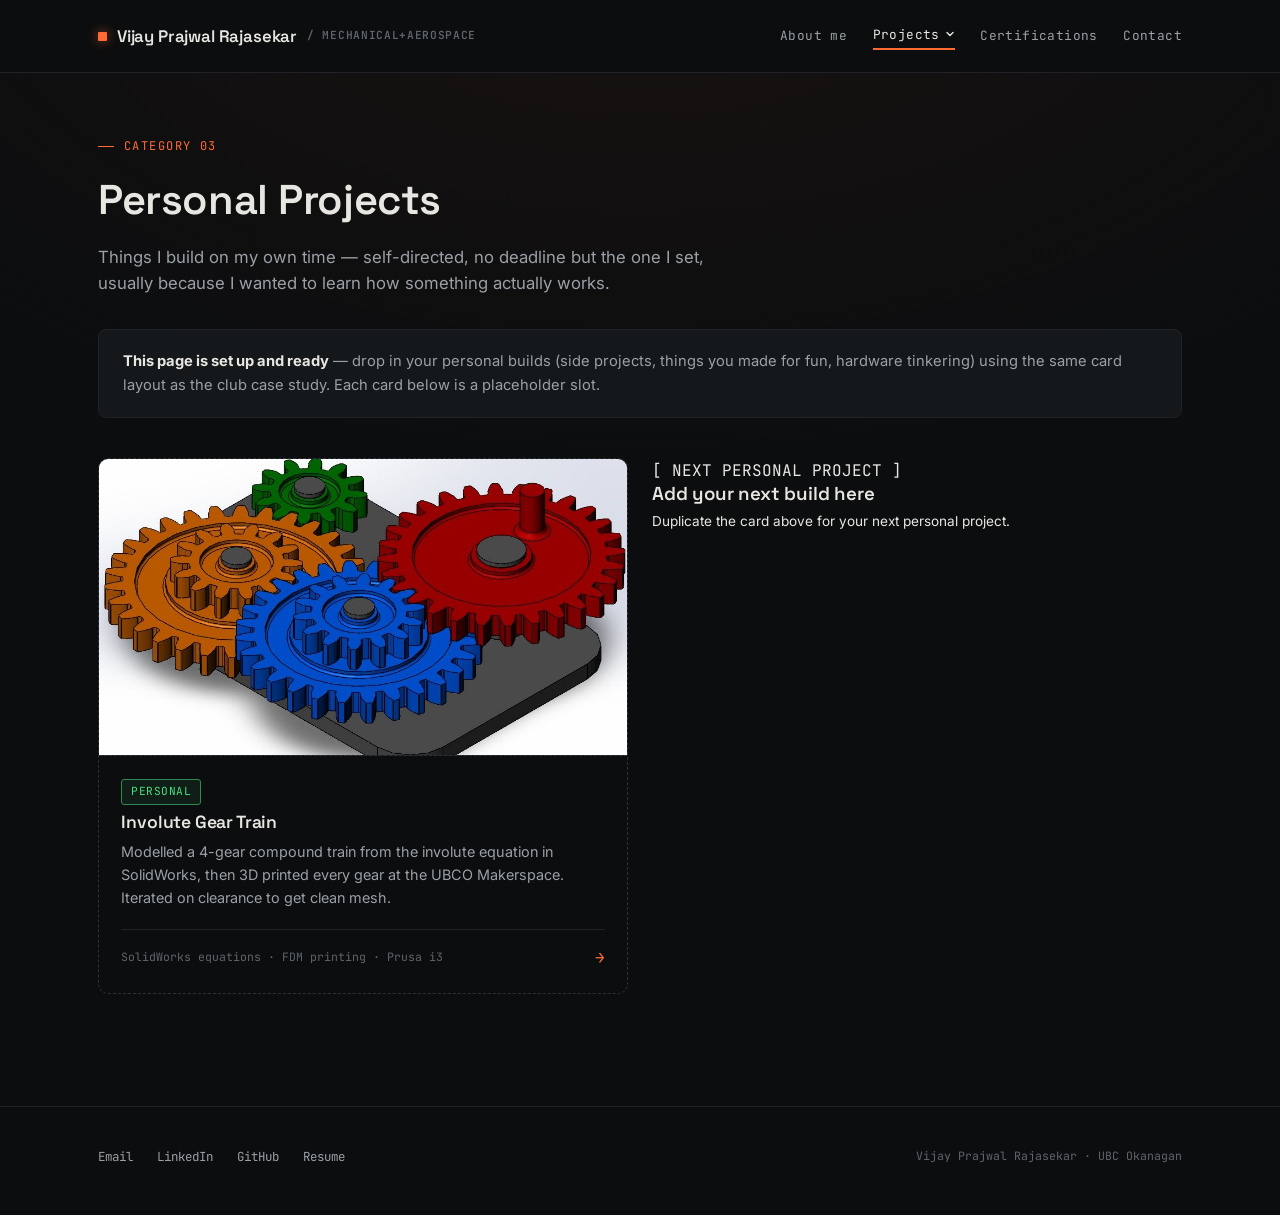
<file: personal.html>
<!DOCTYPE html>
<html lang="en">
<head>
<meta charset="UTF-8">
<meta name="viewport" content="width=device-width, initial-scale=1.0">
<title>Personal Projects — Vijay Prajwal Rajasekar</title>
<link rel="stylesheet" href="assets/style.css">
<style>
  .page-head { padding: clamp(2.5rem, 6vw, 4rem) 0 1rem; }
  .page-head h1 { font-size: clamp(1.9rem, 4vw, 2.6rem); margin: 0.5em 0 0.5em; }

  .proj-grid {
    display: grid;
    grid-template-columns: repeat(2, 1fr);
    gap: 1.5rem;
    margin-top: 2.5rem;
  }
  @media (max-width: 760px) {
    .proj-grid { grid-template-columns: 1fr; }
  }
  .proj-card {
    border: 1px dashed var(--border);
    border-radius: 10px;
    overflow: hidden;
    display: flex;
    flex-direction: column;
  }
  .proj-thumb {
    aspect-ratio: 16/10;
    background: var(--surface);
    display: flex;
    align-items: center;
    justify-content: center;
    color: var(--text-faint);
    font-family: var(--font-mono);
    font-size: 0.75rem;
    letter-spacing: 0.04em;
    border-bottom: 1px dashed var(--border);
  }
  .proj-info { padding: 1.4rem; flex-grow: 1; display: flex; flex-direction: column; gap: 0.5rem; }
  .proj-info h3 { font-size: 1.1rem; }
  .proj-info p { color: var(--text-dim); font-size: 0.9rem; flex-grow: 1; }
  .proj-thumb { aspect-ratio: 16/9; overflow: hidden; background: var(--surface-raised); }
  .proj-thumb img { width: 100%; height: 100%; object-fit: cover; transition: transform 0.4s ease; }
  .proj-card:hover .proj-thumb img { transform: scale(1.04); }
  .proj-footer {
    display: flex;
    justify-content: space-between;
    align-items: center;
    margin-top: 0.75rem;
    padding-top: 0.9rem;
    border-top: 1px solid var(--border-soft);
    font-family: var(--font-mono);
    font-size: 0.72rem;
    color: var(--text-faint);
  }
  .proj-arrow { color: var(--signal); font-size: 1rem; transition: transform 0.15s ease; }
  .proj-card:hover .proj-arrow { transform: translateX(4px); }

  .intro-note {
    background: var(--surface);
    border: 1px solid var(--border-soft);
    border-radius: 8px;
    padding: 1.25rem 1.5rem;
    margin-top: 2rem;
    font-size: 0.92rem;
    color: var(--text-dim);
  }
  .intro-note b { color: var(--text); }
</style>
</head>
<body>

<header class="site-header">
  <div class="wrap">
    <a href="index.html" class="brand">
      <span class="brand-mark"></span>
      <span class="brand-name">Vijay Prajwal Rajasekar</span>
      <span class="brand-sub">/ MECHANICAL+AEROSPACE</span>
    </a>
        <nav class="main-nav">
      <a href="index.html">About me</a>
      <div class="nav-dropdown">
        <button class="nav-dropdown-toggle active">
          Projects
          <svg width="10" height="10" viewBox="0 0 10 10" fill="none">
            <path d="M2 3.5L5 6.5L8 3.5" stroke="currentColor" stroke-width="1.4" stroke-linecap="round"/>
          </svg>
        </button>
        <div class="nav-dropdown-menu">
          <a href="school.html" ><span class="menu-dot"></span>School</a>
          <a href="club.html" ><span class="menu-dot"></span>Club</a>
          <a href="personal.html" class="active"><span class="menu-dot"></span>Personal</a>
        </div>
      </div>
      <a href="certifications.html">Certifications</a>
      <a href="contact.html">Contact</a>
    </nav>
  </div>
</header>

<main>
  <section class="page-head">
    <div class="wrap">
      <p class="eyebrow">Category 03</p>
      <h1>Personal Projects</h1>
      <p class="section-lede">Things I build on my own time — self-directed, no deadline but the one I set, usually because I wanted to learn how something actually works.</p>

      <div class="intro-note">
        <b>This page is set up and ready</b> — drop in your personal builds (side projects, things you made for fun, hardware tinkering) using the same card layout as the club case study. Each card below is a placeholder slot.
      </div>

      <div class="proj-grid">
        <a href="gear-train.html" class="proj-card">
          <div class="proj-thumb">
            <img src="images/gear-isometric-3d.jpg" alt="SolidWorks isometric render of four-gear involute gear train assembly">
          </div>
          <div class="proj-info">
            <span class="tag tag-personal" style="align-self:flex-start;">PERSONAL</span>
            <h3>Involute Gear Train</h3>
            <p>Modelled a 4-gear compound train from the involute equation in SolidWorks, then 3D printed every gear at the UBCO Makerspace. Iterated on clearance to get clean mesh.</p>
            <div class="proj-footer">
              <span>SolidWorks equations · FDM printing · Prusa i3</span>
              <span class="proj-arrow">→</span>
            </div>
          </div>
        </a>

        <div class="placeholder-card">
          <div class="mono">[ NEXT PERSONAL PROJECT ]</div>
          <h3>Add your next build here</h3>
          <p style="font-size:0.85rem; margin-top:0.4rem;">Duplicate the card above for your next personal project.</p>
        </div>
      </div>
    </div>
  </section>
</main>

<footer class="site-footer">
  <div class="wrap">
    <div class="footer-links">
      <a href="mailto:vj0501@student.ubc.ca">Email</a>
      <a href="https://www.linkedin.com/in/vijayprajwalrajasekar/" target="_blank" rel="noopener">LinkedIn</a>
      <a href="https://github.com/VijayPrajwal/Projects-" target="_blank" rel="noopener">GitHub</a>
      <a href="contact.html">Resume</a>
    </div>
    <div class="footer-meta">Vijay Prajwal Rajasekar · UBC Okanagan</div>
  </div>
</footer>

<script>
(function() {
  var toggle = document.querySelector('.nav-dropdown-toggle');
  var menu   = document.querySelector('.nav-dropdown-menu');
  if (!toggle || !menu) return;
  var closeTimer = null;

  function openMenu() {
    clearTimeout(closeTimer);
    toggle.classList.add('open');
    menu.classList.add('open');
  }
  function scheduleClose() {
    closeTimer = setTimeout(function() {
      toggle.classList.remove('open');
      menu.classList.remove('open');
    }, 150);
  }

  toggle.addEventListener('mouseenter', openMenu);
  toggle.addEventListener('mouseleave', scheduleClose);
  menu.addEventListener('mouseenter', openMenu);
  menu.addEventListener('mouseleave', scheduleClose);

  // Also toggle on click (for touch/keyboard users)
  toggle.addEventListener('click', function() {
    var isOpen = menu.classList.contains('open');
    if (isOpen) {
      toggle.classList.remove('open');
      menu.classList.remove('open');
    } else {
      openMenu();
    }
  });

  // Close when clicking outside
  document.addEventListener('click', function(e) {
    if (!toggle.contains(e.target) && !menu.contains(e.target)) {
      toggle.classList.remove('open');
      menu.classList.remove('open');
    }
  });
})();
</script>
</body>
</html>
</file>
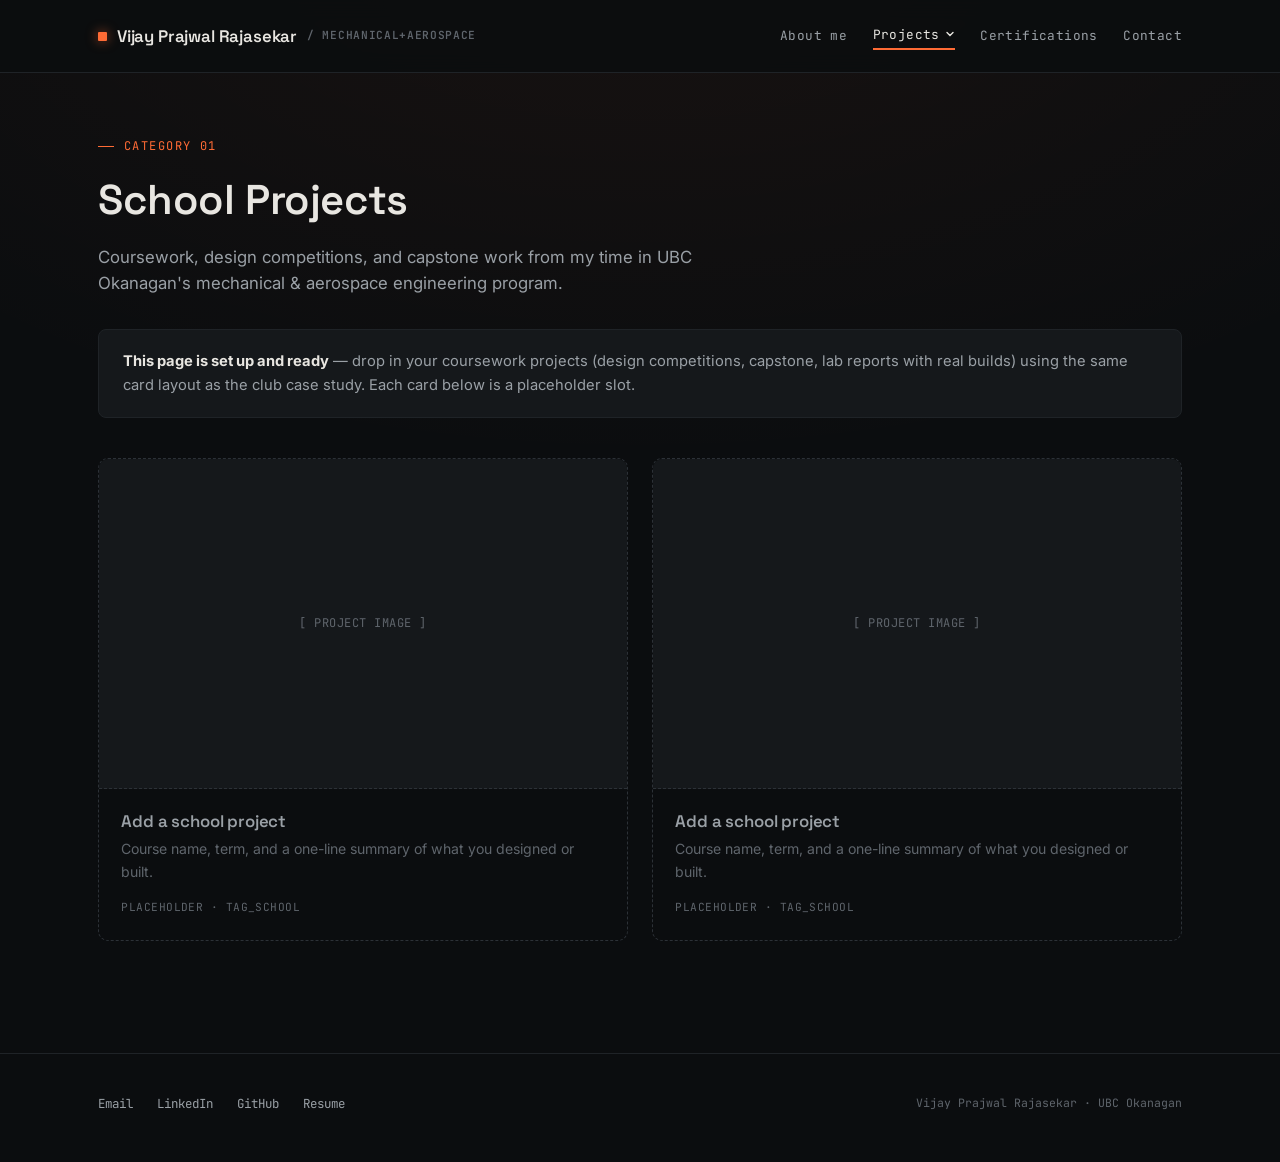
<file: school.html>
<!DOCTYPE html>
<html lang="en">
<head>
<meta charset="UTF-8">
<meta name="viewport" content="width=device-width, initial-scale=1.0">
<title>School Projects — Vijay Prajwal Rajasekar</title>
<link rel="stylesheet" href="assets/style.css">
<style>
  .page-head { padding: clamp(2.5rem, 6vw, 4rem) 0 1rem; }
  .page-head h1 { font-size: clamp(1.9rem, 4vw, 2.6rem); margin: 0.5em 0 0.5em; }

  .proj-grid {
    display: grid;
    grid-template-columns: repeat(2, 1fr);
    gap: 1.5rem;
    margin-top: 2.5rem;
  }
  @media (max-width: 760px) {
    .proj-grid { grid-template-columns: 1fr; }
  }
  .proj-card {
    border: 1px dashed var(--border);
    border-radius: 10px;
    overflow: hidden;
    display: flex;
    flex-direction: column;
  }
  .proj-thumb {
    aspect-ratio: 16/10;
    background: var(--surface);
    display: flex;
    align-items: center;
    justify-content: center;
    color: var(--text-faint);
    font-family: var(--font-mono);
    font-size: 0.75rem;
    letter-spacing: 0.04em;
    border-bottom: 1px dashed var(--border);
  }
  .proj-info { padding: 1.4rem; flex-grow: 1; display: flex; flex-direction: column; }
  .proj-info h3 { font-size: 1.05rem; color: var(--text-dim); margin-bottom: 0.5rem; }
  .proj-info p { color: var(--text-faint); font-size: 0.88rem; flex-grow: 1; }
  .proj-info .mono { font-size: 0.7rem; color: var(--text-faint); margin-top: 1rem; letter-spacing: 0.04em; }

  .intro-note {
    background: var(--surface);
    border: 1px solid var(--border-soft);
    border-radius: 8px;
    padding: 1.25rem 1.5rem;
    margin-top: 2rem;
    font-size: 0.92rem;
    color: var(--text-dim);
  }
  .intro-note b { color: var(--text); }
</style>
</head>
<body>

<header class="site-header">
  <div class="wrap">
    <a href="index.html" class="brand">
      <span class="brand-mark"></span>
      <span class="brand-name">Vijay Prajwal Rajasekar</span>
      <span class="brand-sub">/ MECHANICAL+AEROSPACE</span>
    </a>
        <nav class="main-nav">
      <a href="index.html">About me</a>
      <div class="nav-dropdown">
        <button class="nav-dropdown-toggle active">
          Projects
          <svg width="10" height="10" viewBox="0 0 10 10" fill="none">
            <path d="M2 3.5L5 6.5L8 3.5" stroke="currentColor" stroke-width="1.4" stroke-linecap="round"/>
          </svg>
        </button>
        <div class="nav-dropdown-menu">
          <a href="school.html" class="active"><span class="menu-dot"></span>School</a>
          <a href="club.html" ><span class="menu-dot"></span>Club</a>
          <a href="personal.html" ><span class="menu-dot"></span>Personal</a>
        </div>
      </div>
      <a href="certifications.html">Certifications</a>
      <a href="contact.html">Contact</a>
    </nav>
  </div>
</header>

<main>
  <section class="page-head">
    <div class="wrap">
      <p class="eyebrow">Category 01</p>
      <h1>School Projects</h1>
      <p class="section-lede">Coursework, design competitions, and capstone work from my time in UBC Okanagan's mechanical &amp; aerospace engineering program.</p>

      <div class="intro-note">
        <b>This page is set up and ready</b> — drop in your coursework projects (design competitions, capstone, lab reports with real builds) using the same card layout as the club case study. Each card below is a placeholder slot.
      </div>

      <div class="proj-grid">
        <div class="proj-card">
          <div class="proj-thumb">[ PROJECT IMAGE ]</div>
          <div class="proj-info">
            <h3>Add a school project</h3>
            <p>Course name, term, and a one-line summary of what you designed or built.</p>
            <span class="mono">PLACEHOLDER · TAG_SCHOOL</span>
          </div>
        </div>
        <div class="proj-card">
          <div class="proj-thumb">[ PROJECT IMAGE ]</div>
          <div class="proj-info">
            <h3>Add a school project</h3>
            <p>Course name, term, and a one-line summary of what you designed or built.</p>
            <span class="mono">PLACEHOLDER · TAG_SCHOOL</span>
          </div>
        </div>
      </div>
    </div>
  </section>
</main>

<footer class="site-footer">
  <div class="wrap">
    <div class="footer-links">
      <a href="mailto:vj0501@student.ubc.ca">Email</a>
      <a href="https://www.linkedin.com/in/vijayprajwalrajasekar/" target="_blank" rel="noopener">LinkedIn</a>
      <a href="https://github.com/VijayPrajwal/Projects-" target="_blank" rel="noopener">GitHub</a>
      <a href="contact.html">Resume</a>
    </div>
    <div class="footer-meta">Vijay Prajwal Rajasekar · UBC Okanagan</div>
  </div>
</footer>

<script>
(function() {
  var toggle = document.querySelector('.nav-dropdown-toggle');
  var menu   = document.querySelector('.nav-dropdown-menu');
  if (!toggle || !menu) return;
  var closeTimer = null;

  function openMenu() {
    clearTimeout(closeTimer);
    toggle.classList.add('open');
    menu.classList.add('open');
  }
  function scheduleClose() {
    closeTimer = setTimeout(function() {
      toggle.classList.remove('open');
      menu.classList.remove('open');
    }, 150);
  }

  toggle.addEventListener('mouseenter', openMenu);
  toggle.addEventListener('mouseleave', scheduleClose);
  menu.addEventListener('mouseenter', openMenu);
  menu.addEventListener('mouseleave', scheduleClose);

  // Also toggle on click (for touch/keyboard users)
  toggle.addEventListener('click', function() {
    var isOpen = menu.classList.contains('open');
    if (isOpen) {
      toggle.classList.remove('open');
      menu.classList.remove('open');
    } else {
      openMenu();
    }
  });

  // Close when clicking outside
  document.addEventListener('click', function(e) {
    if (!toggle.contains(e.target) && !menu.contains(e.target)) {
      toggle.classList.remove('open');
      menu.classList.remove('open');
    }
  });
})();
</script>
</body>
</html>
</file>
<file: assets/style.css>
/* ============================================
   VIJAY PRAJWAL RAJASEKR — PORTFOLIO
   Design system: anodized black + copper-winding orange
   ============================================ */

@import url('https://fonts.googleapis.com/css2?family=Space+Grotesk:wght@400;500;600;700&family=JetBrains+Mono:wght@400;500;600&family=Inter:wght@400;500;600;700&display=swap');

:root {
  /* Color tokens — derived from the actual hardware: anodized aluminum,
     copper motor windings, graphite carbon weave, telemetry readouts */
  --bg: #0b0d0f;
  --surface: #15181b;
  --surface-raised: #1a1e22;
  --border: #2c3137;
  --border-soft: #1f2327;
  --text: #e8e6e1;
  --text-dim: #9aa0a6;
  --text-faint: #5f656c;
  --signal: #ff6b35;
  --signal-dim: #c2511f;
  --telemetry: #4ade80;
  --telemetry-dim: #2f8a52;

  --font-display: 'Space Grotesk', sans-serif;
  --font-body: 'Inter', sans-serif;
  --font-mono: 'JetBrains Mono', monospace;

  --max-width: 1180px;
  --edge: clamp(1.25rem, 4vw, 3rem);
}

* { box-sizing: border-box; margin: 0; padding: 0; }

html {
  scroll-behavior: smooth;
}

@media (prefers-reduced-motion: reduce) {
  html { scroll-behavior: auto; }
  *, *::before, *::after {
    animation-duration: 0.01ms !important;
    animation-iteration-count: 1 !important;
    transition-duration: 0.01ms !important;
    scroll-behavior: auto !important;
  }
}

body {
  background: var(--bg);
  color: var(--text);
  font-family: var(--font-body);
  font-size: 16px;
  line-height: 1.6;
  -webkit-font-smoothing: antialiased;
  background-image:
    radial-gradient(ellipse 80% 50% at 50% -10%, rgba(255,107,53,0.06), transparent);
}

a { color: inherit; text-decoration: none; }

img { max-width: 100%; display: block; }

:focus-visible {
  outline: 2px solid var(--signal);
  outline-offset: 3px;
  border-radius: 2px;
}

.wrap {
  max-width: var(--max-width);
  margin: 0 auto;
  padding-left: var(--edge);
  padding-right: var(--edge);
}

/* ---------- Header / Nav ---------- */
.site-header {
  position: sticky;
  top: 0;
  z-index: 100;
  background: rgba(11, 13, 15, 0.85);
  backdrop-filter: blur(10px);
  border-bottom: 1px solid var(--border-soft);
}

.site-header .wrap {
  display: flex;
  align-items: center;
  justify-content: space-between;
  height: 72px;
  gap: 1rem;
}

@media (max-width: 600px) {
  .site-header .wrap {
    height: auto;
    flex-wrap: wrap;
    padding-top: 14px;
    padding-bottom: 14px;
    gap: 0.6rem;
  }
  nav.main-nav {
    width: 100%;
    overflow-x: auto;
    justify-content: flex-start;
    -ms-overflow-style: none;
    scrollbar-width: none;
  }
  nav.main-nav::-webkit-scrollbar { display: none; }
}

.brand {
  font-family: var(--font-display);
  font-weight: 600;
  font-size: 1.05rem;
  letter-spacing: -0.01em;
  display: flex;
  align-items: center;
  gap: 10px;
}

.brand-mark {
  width: 9px;
  height: 9px;
  border-radius: 1px;
  background: var(--signal);
  box-shadow: 0 0 12px rgba(255,107,53,0.6);
  flex-shrink: 0;
}

.brand-name { white-space: nowrap; }
.brand-sub {
  font-family: var(--font-mono);
  font-size: 0.7rem;
  color: var(--text-faint);
  letter-spacing: 0.06em;
  display: none;
}
@media (min-width: 640px) {
  .brand-sub { display: inline; }
}

nav.main-nav {
  display: flex;
  gap: clamp(0.75rem, 2vw, 2rem);
  font-family: var(--font-mono);
  font-size: 0.8rem;
  letter-spacing: 0.03em;
}

nav.main-nav a {
  color: var(--text-dim);
  position: relative;
  padding: 6px 0;
  transition: color 0.15s ease;
}
nav.main-nav a:hover,
nav.main-nav a.active {
  color: var(--text);
}
nav.main-nav a.active::after {
  content: '';
  position: absolute;
  bottom: -1px;
  left: 0;
  right: 0;
  height: 2px;
  background: var(--signal);
}

/* ---------- Projects dropdown ---------- */
.nav-dropdown {
  position: relative;
}
.nav-dropdown-toggle {
  color: var(--text-dim);
  position: relative;
  padding: 6px 0;
  transition: color 0.15s ease;
  font-family: var(--font-mono);
  font-size: 0.8rem;
  letter-spacing: 0.03em;
  cursor: pointer;
  display: flex;
  align-items: center;
  gap: 5px;
  background: none;
  border: none;
  white-space: nowrap;
}
.nav-dropdown-toggle:hover { color: var(--text); }
.nav-dropdown-toggle.active { color: var(--text); }
.nav-dropdown-toggle.active::after {
  content: '';
  position: absolute;
  bottom: -1px;
  left: 0;
  right: 0;
  height: 2px;
  background: var(--signal);
}
.nav-dropdown-toggle svg {
  transition: transform 0.2s ease;
}
.nav-dropdown-toggle.open svg {
  transform: rotate(180deg);
}
.nav-dropdown-menu {
  position: absolute;
  top: calc(100% + 10px);
  right: 0;
  background: var(--surface);
  border: 1px solid var(--border);
  border-radius: 8px;
  padding: 6px;
  min-width: 160px;
  opacity: 0;
  pointer-events: none;
  transform: translateY(-6px);
  transition: opacity 0.18s ease, transform 0.18s ease;
  z-index: 200;
  box-shadow: 0 8px 24px rgba(0,0,0,0.4);
}
.nav-dropdown-menu.open {
  opacity: 1;
  pointer-events: auto;
  transform: translateY(0);
}
.nav-dropdown-menu a {
  display: flex;
  align-items: center;
  gap: 10px;
  padding: 9px 12px;
  border-radius: 5px;
  color: var(--text-dim);
  font-family: var(--font-mono);
  font-size: 0.78rem;
  letter-spacing: 0.03em;
  transition: background 0.12s ease, color 0.12s ease;
  white-space: nowrap;
}
.nav-dropdown-menu a:hover {
  background: var(--surface-raised);
  color: var(--text);
}
.nav-dropdown-menu a.active {
  color: var(--signal);
}
.nav-dropdown-menu .menu-dot {
  width: 6px; height: 6px;
  border-radius: 50%;
  background: var(--border);
  flex-shrink: 0;
}
.nav-dropdown-menu a.active .menu-dot { background: var(--signal); }
.nav-dropdown-menu a:hover .menu-dot { background: var(--text-dim); }

/* ---------- Buttons ---------- */
.btn {
  display: inline-flex;
  align-items: center;
  gap: 8px;
  font-family: var(--font-mono);
  font-size: 0.82rem;
  letter-spacing: 0.02em;
  padding: 11px 20px;
  border-radius: 4px;
  border: 1px solid var(--border);
  background: transparent;
  color: var(--text);
  cursor: pointer;
  transition: border-color 0.15s ease, background 0.15s ease, transform 0.15s ease;
}
.btn:hover {
  border-color: var(--signal);
  background: rgba(255,107,53,0.08);
}
.btn-solid {
  background: var(--signal);
  border-color: var(--signal);
  color: #0b0d0f;
  font-weight: 600;
}
.btn-solid:hover {
  background: #ff7e4d;
  border-color: #ff7e4d;
}

/* ---------- Eyebrow / labels ---------- */
.eyebrow {
  font-family: var(--font-mono);
  font-size: 0.75rem;
  letter-spacing: 0.12em;
  text-transform: uppercase;
  color: var(--signal);
  display: flex;
  align-items: center;
  gap: 10px;
}
.eyebrow::before {
  content: '';
  width: 16px;
  height: 1px;
  background: var(--signal);
}

.tag {
  display: inline-flex;
  align-items: center;
  font-family: var(--font-mono);
  font-size: 0.7rem;
  letter-spacing: 0.04em;
  padding: 3px 9px;
  border-radius: 3px;
  border: 1px solid var(--border);
  color: var(--text-dim);
}
.tag-school { border-color: #3a4a6b; color: #8fa3d4; background: rgba(58,74,107,0.12); }
.tag-club   { border-color: var(--signal-dim); color: var(--signal); background: rgba(255,107,53,0.08); }
.tag-personal { border-color: var(--telemetry-dim); color: var(--telemetry); background: rgba(74,222,128,0.08); }

/* ---------- Typography ---------- */
h1, h2, h3, h4 {
  font-family: var(--font-display);
  letter-spacing: -0.01em;
  line-height: 1.1;
  font-weight: 600;
}

.section-title {
  font-size: clamp(1.6rem, 3vw, 2.2rem);
  margin-bottom: 0.4em;
}

.section-lede {
  color: var(--text-dim);
  font-size: 1.05rem;
  max-width: 56ch;
}

/* ---------- Footer ---------- */
.site-footer {
  border-top: 1px solid var(--border-soft);
  margin-top: 6rem;
  padding: 2.5rem 0 3rem;
}
.site-footer .wrap {
  display: flex;
  flex-wrap: wrap;
  gap: 1.5rem;
  align-items: center;
  justify-content: space-between;
}
.footer-links {
  display: flex;
  gap: 1.5rem;
  font-family: var(--font-mono);
  font-size: 0.78rem;
  color: var(--text-dim);
}
.footer-links a:hover { color: var(--signal); }
.footer-meta {
  font-family: var(--font-mono);
  font-size: 0.72rem;
  color: var(--text-faint);
}

/* ---------- Utility ---------- */
.mono { font-family: var(--font-mono); }
.dim { color: var(--text-dim); }
.center { text-align: center; }

section { padding: 5rem 0; }
@media (max-width: 640px) {
  section { padding: 3.25rem 0; }
}

.divider {
  height: 1px;
  background: var(--border-soft);
  border: none;
  margin: 0;
}
</file>
